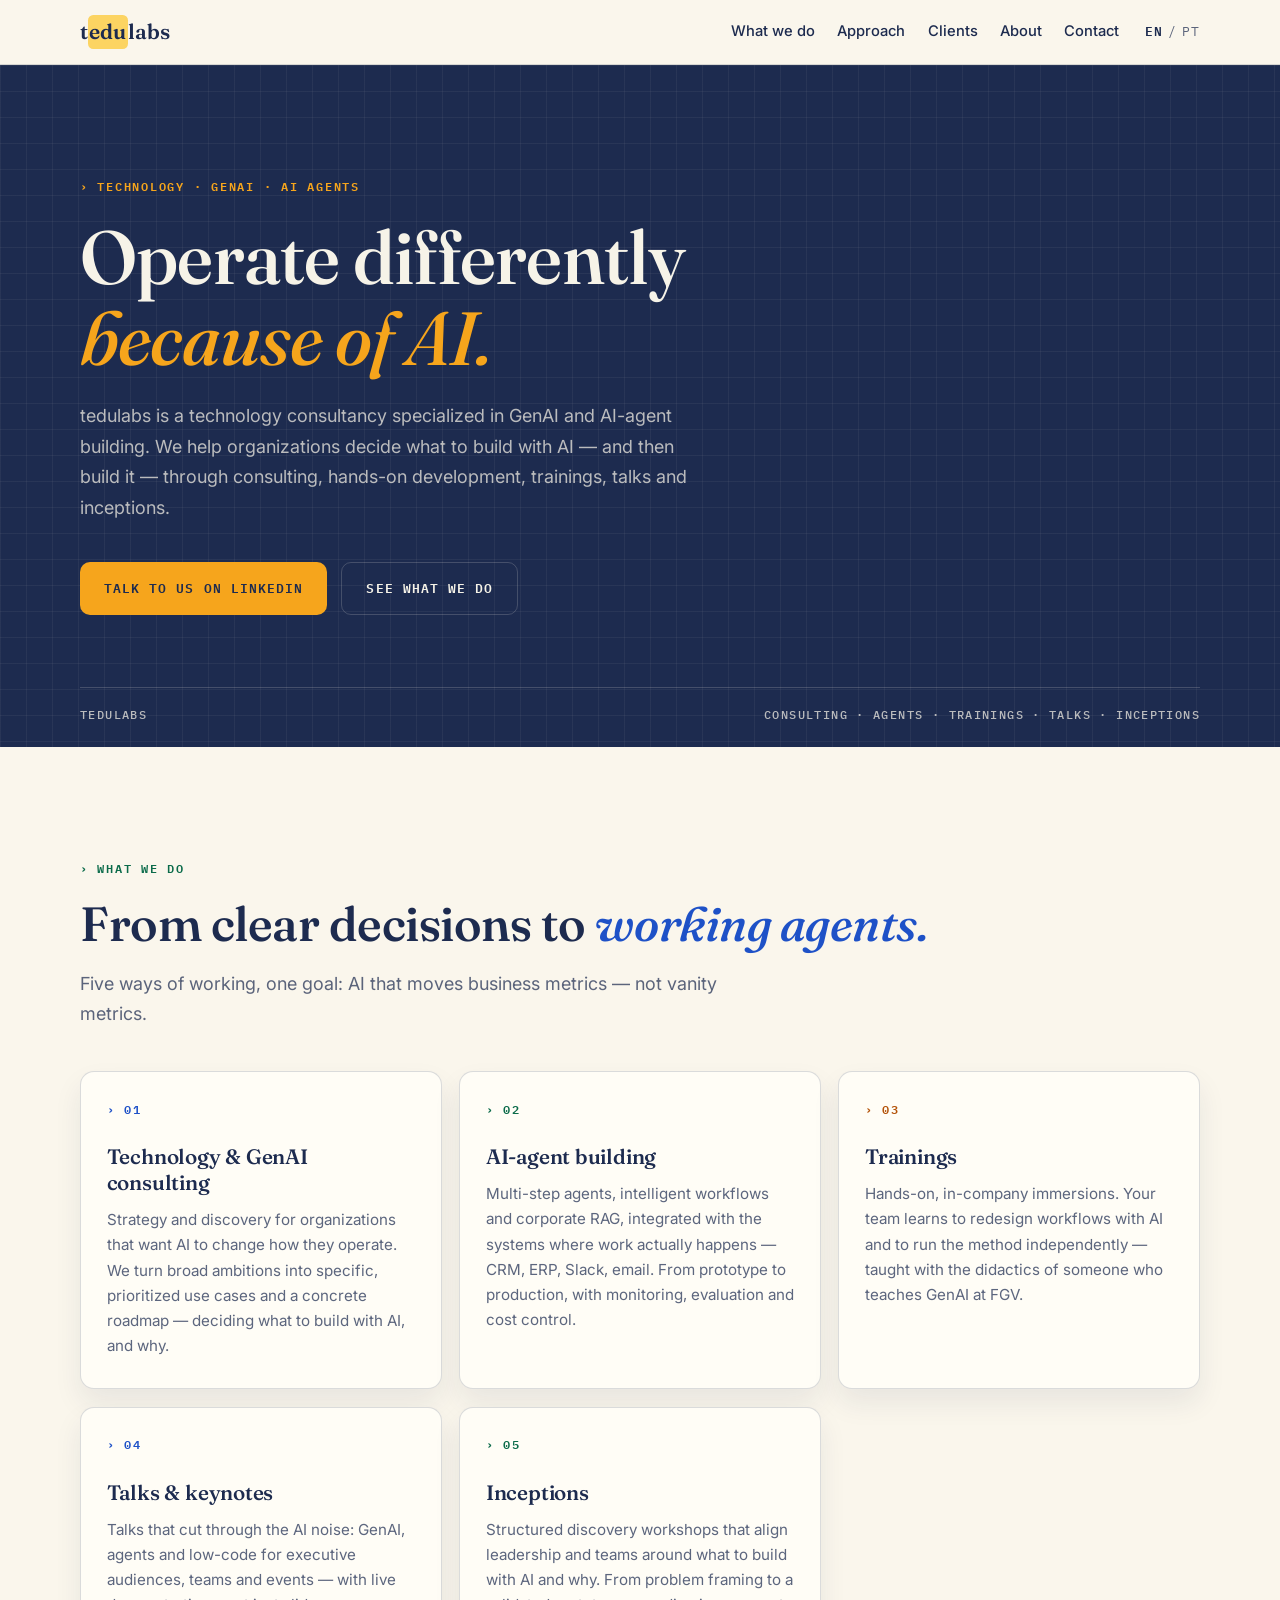
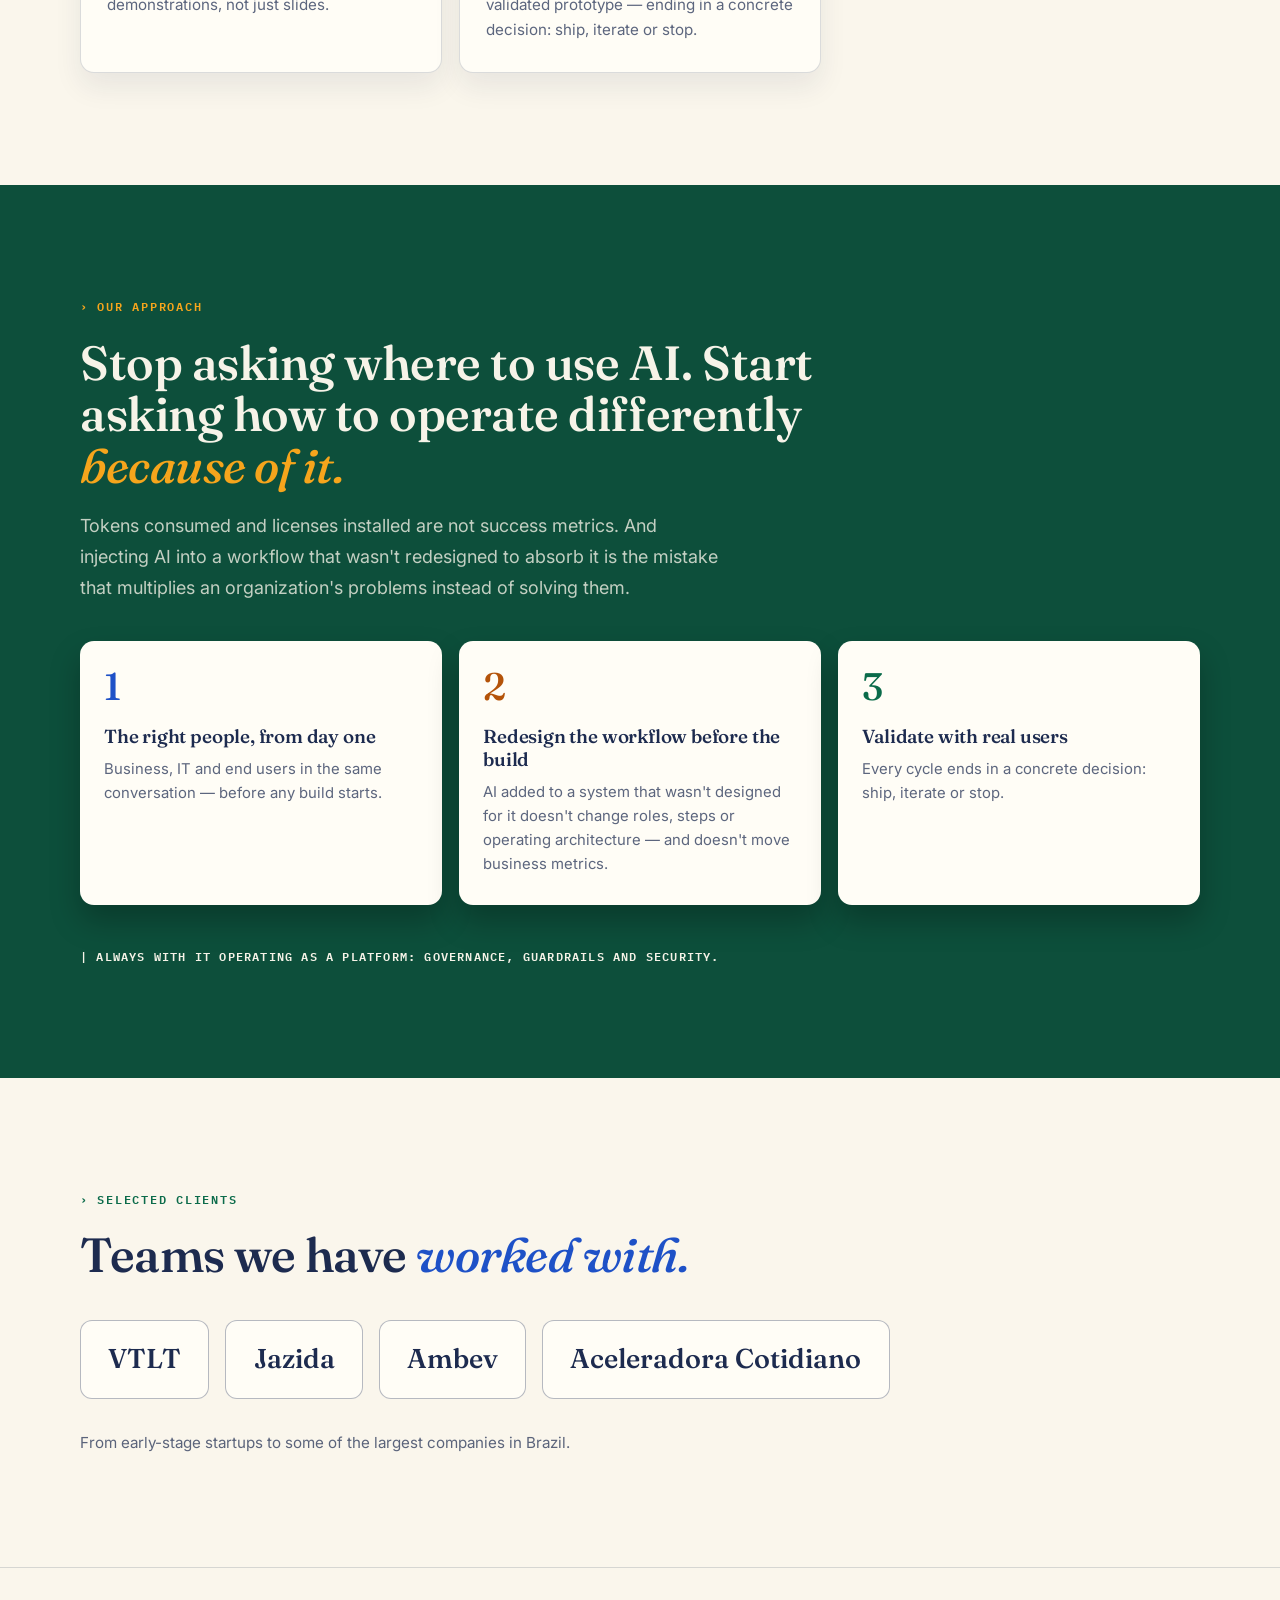
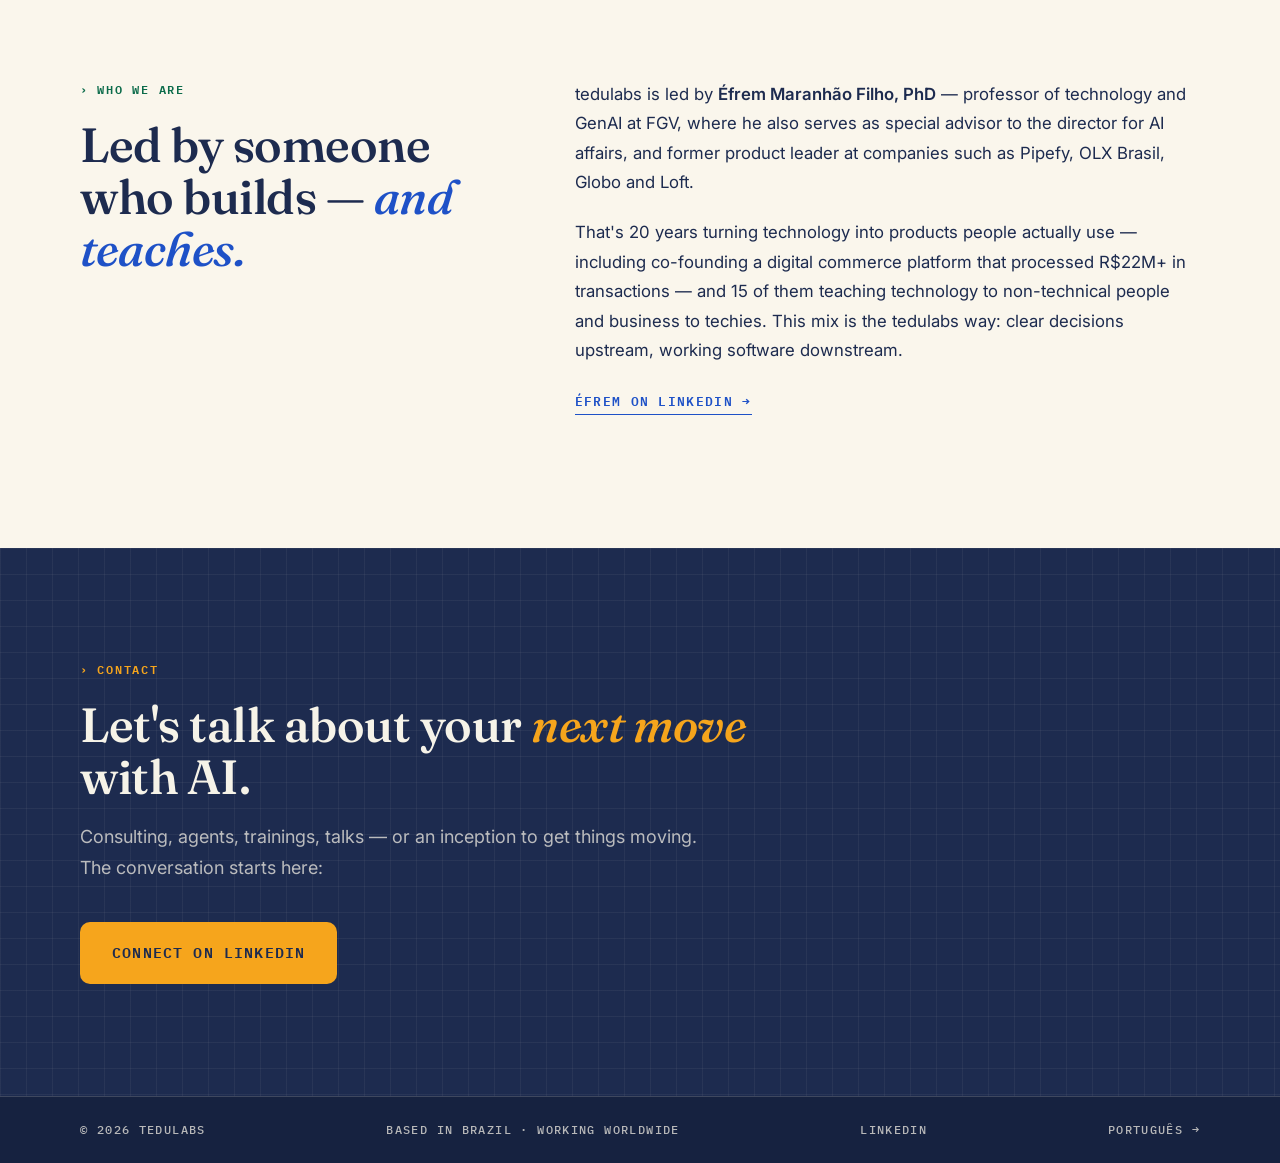
<file: index.html>
<!doctype html>
<html lang="en">
<head>
  <meta charset="utf-8">
  <meta name="viewport" content="width=device-width, initial-scale=1">
  <title>tedulabs — Technology, GenAI &amp; AI Agents</title>
  <meta name="description" content="tedulabs is a technology consultancy specialized in GenAI and AI-agent building — consulting, agent development, trainings, talks and inceptions. Based in Brazil, working worldwide.">
  <link rel="canonical" href="https://tedulabs.com/">
  <link rel="alternate" hreflang="en" href="https://tedulabs.com/">
  <link rel="alternate" hreflang="pt-BR" href="https://tedulabs.com/pt-br/">
  <link rel="alternate" hreflang="x-default" href="https://tedulabs.com/">
  <meta property="og:site_name" content="tedulabs">
  <meta property="og:title" content="tedulabs — Technology, GenAI &amp; AI Agents">
  <meta property="og:description" content="Consulting in technology and GenAI, AI-agent building, trainings, talks and inceptions.">
  <meta property="og:type" content="website">
  <meta property="og:url" content="https://tedulabs.com/">
  <meta property="og:locale" content="en_US">
  <meta property="og:locale:alternate" content="pt_BR">
  <meta name="twitter:card" content="summary">
  <link rel="icon" type="image/svg+xml" href="favicon.svg">
  <link rel="preconnect" href="https://fonts.googleapis.com">
  <link rel="preconnect" href="https://fonts.gstatic.com" crossorigin>
  <link href="https://fonts.googleapis.com/css2?family=Fraunces:ital,opsz,wght@0,9..144,300..700;1,9..144,300..700&family=IBM+Plex+Mono:wght@400;500;600&family=Inter:wght@400;500;600&display=swap" rel="stylesheet">
  <link rel="stylesheet" href="styles.css">
  <script type="application/ld+json">
  {
    "@context": "https://schema.org",
    "@type": "Organization",
    "name": "tedulabs",
    "url": "https://tedulabs.com/",
    "logo": "https://tedulabs.com/logo.svg",
    "description": "Technology consultancy specialized in GenAI and AI-agent building — consulting, trainings, talks and inceptions.",
    "founder": {
      "@type": "Person",
      "name": "Éfrem Maranhão Filho",
      "sameAs": "https://www.linkedin.com/in/efremfilho/"
    },
    "sameAs": ["https://www.linkedin.com/in/efremfilho/"],
    "areaServed": "Worldwide"
  }
  </script>
</head>
<body>

<header class="site-header">
  <div class="container header-inner">
    <a class="wordmark" href="#top">t<span class="wm-edu">edu</span>labs</a>
    <nav class="site-nav" aria-label="Sections">
      <a href="#services">What we do</a>
      <a href="#approach">Approach</a>
      <a href="#clients">Clients</a>
      <a href="#about">About</a>
      <a href="#contact">Contact</a>
    </nav>
    <div class="lang-switch" aria-label="Language">
      <span aria-current="true">EN</span><span class="sep">/</span><a href="pt-br/" hreflang="pt-BR" lang="pt-BR">PT</a>
    </div>
  </div>
</header>

<main id="top">

  <section class="section section--dark hero">
    <div class="container">
      <p class="kicker">› Technology · GenAI · AI agents</p>
      <h1>Operate differently <em>because of AI.</em></h1>
      <p class="lede">tedulabs is a technology consultancy specialized in GenAI and AI-agent building. We help organizations decide what to build with AI — and then build it — through consulting, hands-on development, trainings, talks and inceptions.</p>
      <div class="cta-row">
        <a class="btn btn--accent" href="https://www.linkedin.com/in/efremfilho/" target="_blank" rel="noopener">Talk to us on LinkedIn</a>
        <a class="btn btn--ghost" href="#services">See what we do</a>
      </div>
    </div>
    <div class="container hero-rule">
      <span class="mono">tedulabs</span>
      <span class="mono">Consulting · Agents · Trainings · Talks · Inceptions</span>
    </div>
  </section>

  <section id="services" class="section section--paper">
    <div class="container">
      <p class="kicker">› What we do</p>
      <h2>From clear decisions to <em>working agents.</em></h2>
      <p class="lede">Five ways of working, one goal: AI that moves business metrics — not vanity metrics.</p>
      <div class="cards">
        <article class="card">
          <p class="card-index">› 01</p>
          <h3>Technology &amp; GenAI consulting</h3>
          <p>Strategy and discovery for organizations that want AI to change how they operate. We turn broad ambitions into specific, prioritized use cases and a concrete roadmap — deciding what to build with AI, and why.</p>
        </article>
        <article class="card">
          <p class="card-index">› 02</p>
          <h3>AI-agent building</h3>
          <p>Multi-step agents, intelligent workflows and corporate RAG, integrated with the systems where work actually happens — CRM, ERP, Slack, email. From prototype to production, with monitoring, evaluation and cost control.</p>
        </article>
        <article class="card">
          <p class="card-index">› 03</p>
          <h3>Trainings</h3>
          <p>Hands-on, in-company immersions. Your team learns to redesign workflows with AI and to run the method independently — taught with the didactics of someone who teaches GenAI at FGV.</p>
        </article>
        <article class="card">
          <p class="card-index">› 04</p>
          <h3>Talks &amp; keynotes</h3>
          <p>Talks that cut through the AI noise: GenAI, agents and low-code for executive audiences, teams and events — with live demonstrations, not just slides.</p>
        </article>
        <article class="card">
          <p class="card-index">› 05</p>
          <h3>Inceptions</h3>
          <p>Structured discovery workshops that align leadership and teams around what to build with AI and why. From problem framing to a validated prototype — ending in a concrete decision: ship, iterate or stop.</p>
        </article>
      </div>
    </div>
  </section>

  <section id="approach" class="section section--board">
    <div class="container">
      <p class="kicker">› Our approach</p>
      <h2>Stop asking where to use AI. Start asking how to operate differently <em>because of it.</em></h2>
      <p class="lede">Tokens consumed and licenses installed are not success metrics. And injecting AI into a workflow that wasn't redesigned to absorb it is the mistake that multiplies an organization's problems instead of solving them.</p>
      <div class="steps">
        <article class="step">
          <p class="step-num">1</p>
          <h3>The right people, from day one</h3>
          <p>Business, IT and end users in the same conversation — before any build starts.</p>
        </article>
        <article class="step">
          <p class="step-num">2</p>
          <h3>Redesign the workflow before the build</h3>
          <p>AI added to a system that wasn't designed for it doesn't change roles, steps or operating architecture — and doesn't move business metrics.</p>
        </article>
        <article class="step">
          <p class="step-num">3</p>
          <h3>Validate with real users</h3>
          <p>Every cycle ends in a concrete decision: ship, iterate or stop.</p>
        </article>
      </div>
      <p class="note-mono">| Always with IT operating as a platform: governance, guardrails and security.</p>
    </div>
  </section>

  <section id="clients" class="section section--paper">
    <div class="container">
      <p class="kicker">› Selected clients</p>
      <h2>Teams we have <em>worked with.</em></h2>
      <ul class="client-wall">
        <li><a href="https://vtlt.app/" target="_blank" rel="noopener">VTLT</a></li>
        <li><a href="https://www.jazida.com/en/" target="_blank" rel="noopener">Jazida</a></li>
        <li><a href="https://ambev.com.br/" target="_blank" rel="noopener">Ambev</a></li>
        <li><a href="https://www.somoscamp.com.br/" target="_blank" rel="noopener">Aceleradora Cotidiano</a></li>
      </ul>
      <p class="muted">From early-stage startups to some of the largest companies in Brazil.</p>
    </div>
  </section>

  <section id="about" class="section section--paper section--bordered">
    <div class="container about-grid">
      <div>
        <p class="kicker">› Who we are</p>
        <h2>Led by someone who builds — <em>and teaches.</em></h2>
      </div>
      <div class="about-copy">
        <p>tedulabs is led by <strong>Éfrem Maranhão Filho, PhD</strong> — professor of technology and GenAI at FGV, where he also serves as special advisor to the director for AI affairs, and former product leader at companies such as Pipefy, OLX Brasil, Globo and Loft.</p>
        <p>That's 20 years turning technology into products people actually use — including co-founding a digital commerce platform that processed R$22M+ in transactions — and 15 of them teaching technology to non-technical people and business to techies. This mix is the tedulabs way: clear decisions upstream, working software downstream.</p>
        <p><a class="text-link" href="https://www.linkedin.com/in/efremfilho/" target="_blank" rel="noopener">Éfrem on LinkedIn →</a></p>
      </div>
    </div>
  </section>

  <section id="contact" class="section section--dark section--contact">
    <div class="container">
      <p class="kicker">› Contact</p>
      <h2>Let's talk about your <em>next move</em> with AI.</h2>
      <p class="lede">Consulting, agents, trainings, talks — or an inception to get things moving. The conversation starts here:</p>
      <a class="btn btn--accent btn--big" href="https://www.linkedin.com/in/efremfilho/" target="_blank" rel="noopener">Connect on LinkedIn</a>
    </div>
  </section>

</main>

<footer class="site-footer">
  <div class="container footer-inner">
    <span class="mono">© 2026 tedulabs</span>
    <span class="mono">Based in Brazil · Working worldwide</span>
    <a class="mono" href="https://www.linkedin.com/in/efremfilho/" target="_blank" rel="noopener">LinkedIn</a>
    <a class="mono" href="pt-br/" hreflang="pt-BR" lang="pt-BR">Português →</a>
  </div>
</footer>

</body>
</html>
</file>
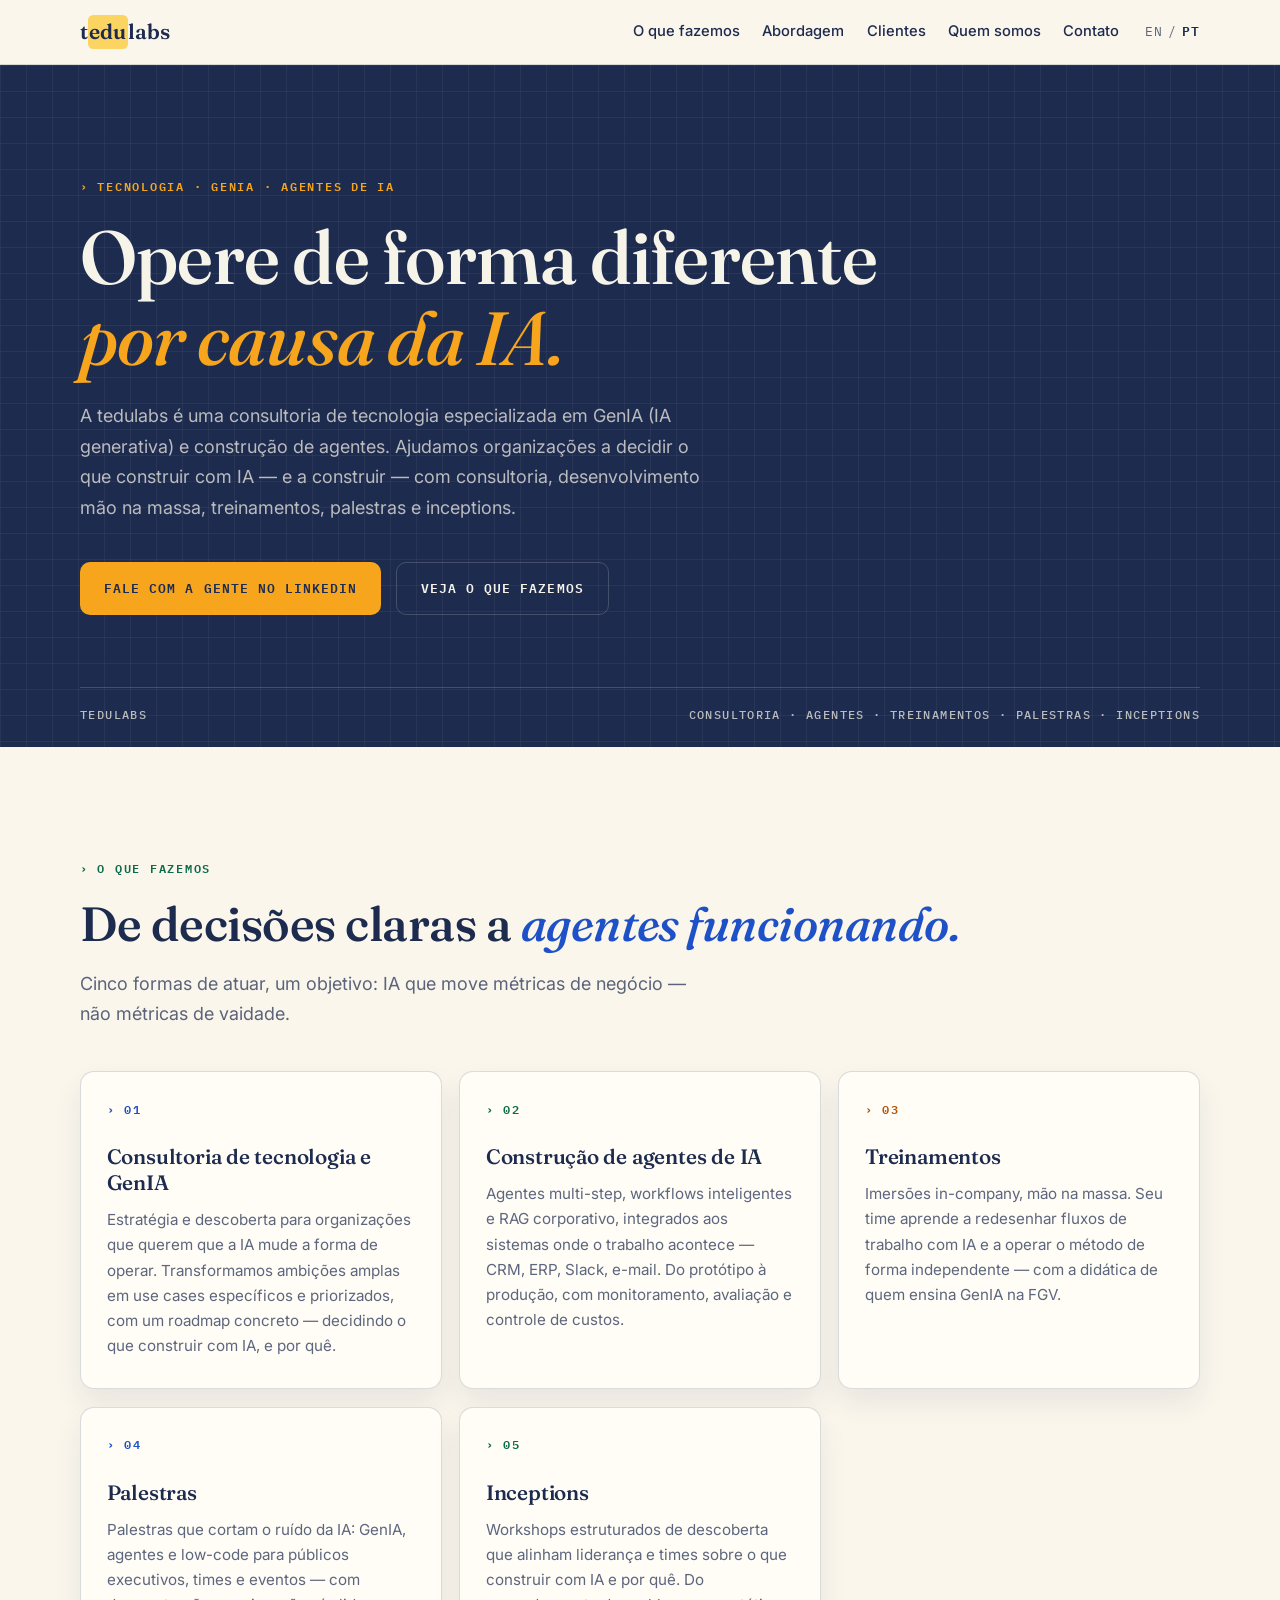
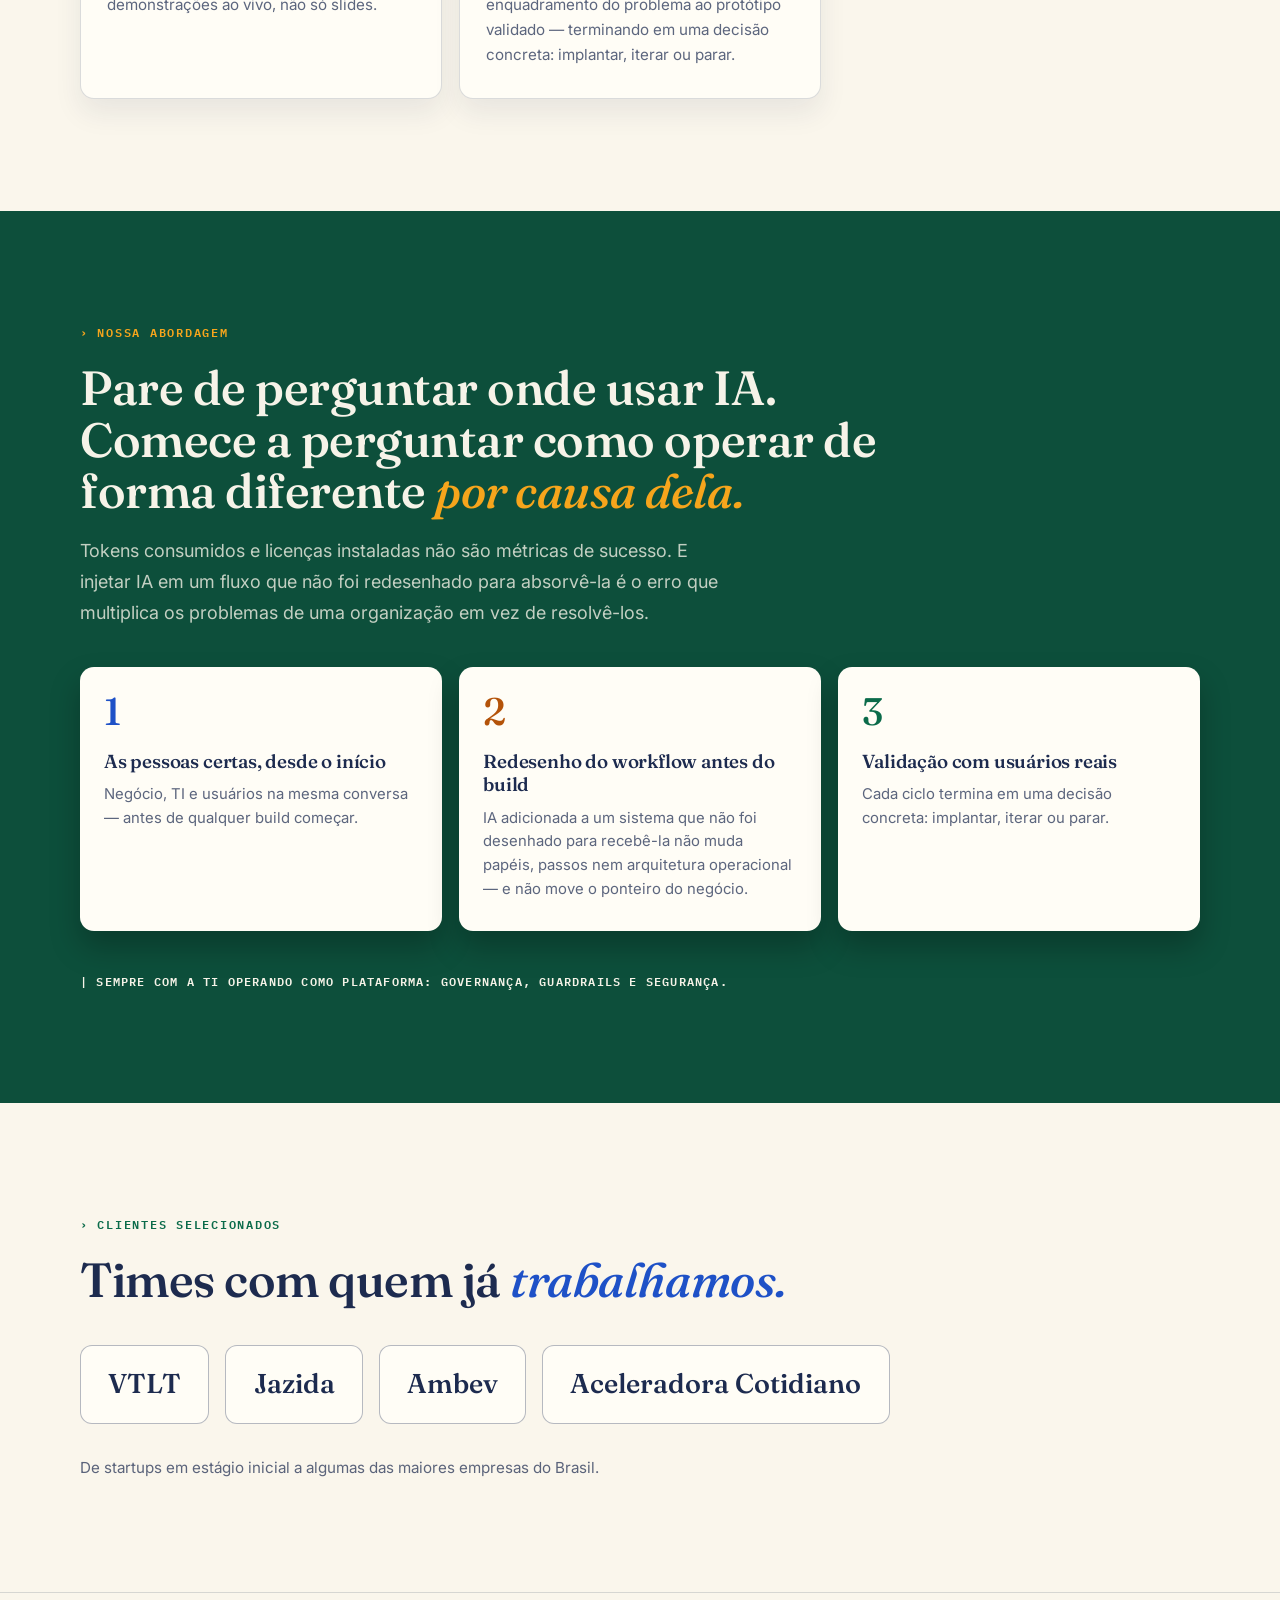
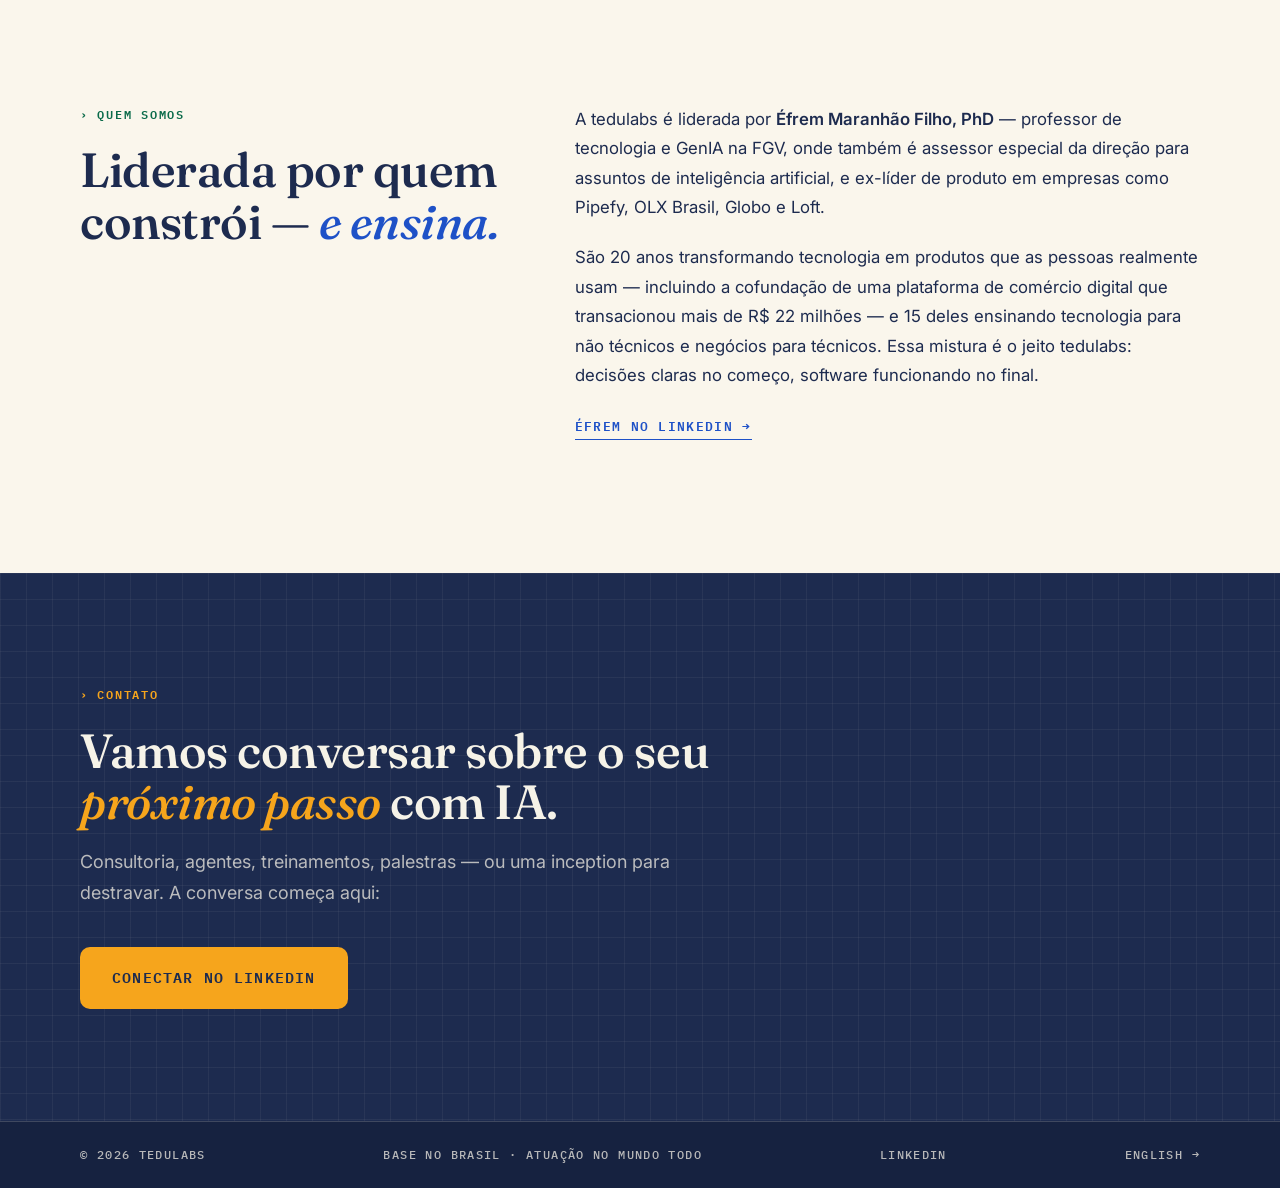
<file: pt-br/index.html>
<!doctype html>
<html lang="pt-BR">
<head>
  <meta charset="utf-8">
  <meta name="viewport" content="width=device-width, initial-scale=1">
  <title>tedulabs — Tecnologia, GenIA e Agentes de IA</title>
  <meta name="description" content="A tedulabs é uma consultoria de tecnologia especializada em GenIA e construção de agentes de IA — consultoria, desenvolvimento de agentes, treinamentos, palestras e inceptions.">
  <link rel="canonical" href="https://tedulabs.com/pt-br/">
  <link rel="alternate" hreflang="en" href="https://tedulabs.com/">
  <link rel="alternate" hreflang="pt-BR" href="https://tedulabs.com/pt-br/">
  <link rel="alternate" hreflang="x-default" href="https://tedulabs.com/">
  <meta property="og:site_name" content="tedulabs">
  <meta property="og:title" content="tedulabs — Tecnologia, GenIA e Agentes de IA">
  <meta property="og:description" content="Consultoria de tecnologia e GenIA, construção de agentes de IA, treinamentos, palestras e inceptions.">
  <meta property="og:type" content="website">
  <meta property="og:url" content="https://tedulabs.com/pt-br/">
  <meta property="og:locale" content="pt_BR">
  <meta property="og:locale:alternate" content="en_US">
  <meta name="twitter:card" content="summary">
  <link rel="icon" type="image/svg+xml" href="../favicon.svg">
  <link rel="preconnect" href="https://fonts.googleapis.com">
  <link rel="preconnect" href="https://fonts.gstatic.com" crossorigin>
  <link href="https://fonts.googleapis.com/css2?family=Fraunces:ital,opsz,wght@0,9..144,300..700;1,9..144,300..700&family=IBM+Plex+Mono:wght@400;500;600&family=Inter:wght@400;500;600&display=swap" rel="stylesheet">
  <link rel="stylesheet" href="../styles.css">
  <script type="application/ld+json">
  {
    "@context": "https://schema.org",
    "@type": "Organization",
    "name": "tedulabs",
    "url": "https://tedulabs.com/",
    "logo": "https://tedulabs.com/logo.svg",
    "description": "Consultoria de tecnologia especializada em GenIA e construção de agentes de IA — consultoria, treinamentos, palestras e inceptions.",
    "founder": {
      "@type": "Person",
      "name": "Éfrem Maranhão Filho",
      "sameAs": "https://www.linkedin.com/in/efremfilho/"
    },
    "sameAs": ["https://www.linkedin.com/in/efremfilho/"],
    "areaServed": "Worldwide"
  }
  </script>
</head>
<body>

<header class="site-header">
  <div class="container header-inner">
    <a class="wordmark" href="#top">t<span class="wm-edu">edu</span>labs</a>
    <nav class="site-nav" aria-label="Seções">
      <a href="#services">O que fazemos</a>
      <a href="#approach">Abordagem</a>
      <a href="#clients">Clientes</a>
      <a href="#about">Quem somos</a>
      <a href="#contact">Contato</a>
    </nav>
    <div class="lang-switch" aria-label="Idioma">
      <a href="../" hreflang="en" lang="en">EN</a><span class="sep">/</span><span aria-current="true">PT</span>
    </div>
  </div>
</header>

<main id="top">

  <section class="section section--dark hero">
    <div class="container">
      <p class="kicker">› Tecnologia · GenIA · Agentes de IA</p>
      <h1>Opere de forma diferente <em>por causa da IA.</em></h1>
      <p class="lede">A tedulabs é uma consultoria de tecnologia especializada em GenIA (IA generativa) e construção de agentes. Ajudamos organizações a decidir o que construir com IA — e a construir — com consultoria, desenvolvimento mão na massa, treinamentos, palestras e inceptions.</p>
      <div class="cta-row">
        <a class="btn btn--accent" href="https://www.linkedin.com/in/efremfilho/" target="_blank" rel="noopener">Fale com a gente no LinkedIn</a>
        <a class="btn btn--ghost" href="#services">Veja o que fazemos</a>
      </div>
    </div>
    <div class="container hero-rule">
      <span class="mono">tedulabs</span>
      <span class="mono">Consultoria · Agentes · Treinamentos · Palestras · Inceptions</span>
    </div>
  </section>

  <section id="services" class="section section--paper">
    <div class="container">
      <p class="kicker">› O que fazemos</p>
      <h2>De decisões claras a <em>agentes funcionando.</em></h2>
      <p class="lede">Cinco formas de atuar, um objetivo: IA que move métricas de negócio — não métricas de vaidade.</p>
      <div class="cards">
        <article class="card">
          <p class="card-index">› 01</p>
          <h3>Consultoria de tecnologia e GenIA</h3>
          <p>Estratégia e descoberta para organizações que querem que a IA mude a forma de operar. Transformamos ambições amplas em use cases específicos e priorizados, com um roadmap concreto — decidindo o que construir com IA, e por quê.</p>
        </article>
        <article class="card">
          <p class="card-index">› 02</p>
          <h3>Construção de agentes de IA</h3>
          <p>Agentes multi-step, workflows inteligentes e RAG corporativo, integrados aos sistemas onde o trabalho acontece — CRM, ERP, Slack, e-mail. Do protótipo à produção, com monitoramento, avaliação e controle de custos.</p>
        </article>
        <article class="card">
          <p class="card-index">› 03</p>
          <h3>Treinamentos</h3>
          <p>Imersões in-company, mão na massa. Seu time aprende a redesenhar fluxos de trabalho com IA e a operar o método de forma independente — com a didática de quem ensina GenIA na FGV.</p>
        </article>
        <article class="card">
          <p class="card-index">› 04</p>
          <h3>Palestras</h3>
          <p>Palestras que cortam o ruído da IA: GenIA, agentes e low-code para públicos executivos, times e eventos — com demonstrações ao vivo, não só slides.</p>
        </article>
        <article class="card">
          <p class="card-index">› 05</p>
          <h3>Inceptions</h3>
          <p>Workshops estruturados de descoberta que alinham liderança e times sobre o que construir com IA e por quê. Do enquadramento do problema ao protótipo validado — terminando em uma decisão concreta: implantar, iterar ou parar.</p>
        </article>
      </div>
    </div>
  </section>

  <section id="approach" class="section section--board">
    <div class="container">
      <p class="kicker">› Nossa abordagem</p>
      <h2>Pare de perguntar onde usar IA. Comece a perguntar como operar de forma diferente <em>por causa dela.</em></h2>
      <p class="lede">Tokens consumidos e licenças instaladas não são métricas de sucesso. E injetar IA em um fluxo que não foi redesenhado para absorvê-la é o erro que multiplica os problemas de uma organização em vez de resolvê-los.</p>
      <div class="steps">
        <article class="step">
          <p class="step-num">1</p>
          <h3>As pessoas certas, desde o início</h3>
          <p>Negócio, TI e usuários na mesma conversa — antes de qualquer build começar.</p>
        </article>
        <article class="step">
          <p class="step-num">2</p>
          <h3>Redesenho do workflow antes do build</h3>
          <p>IA adicionada a um sistema que não foi desenhado para recebê-la não muda papéis, passos nem arquitetura operacional — e não move o ponteiro do negócio.</p>
        </article>
        <article class="step">
          <p class="step-num">3</p>
          <h3>Validação com usuários reais</h3>
          <p>Cada ciclo termina em uma decisão concreta: implantar, iterar ou parar.</p>
        </article>
      </div>
      <p class="note-mono">| Sempre com a TI operando como plataforma: governança, guardrails e segurança.</p>
    </div>
  </section>

  <section id="clients" class="section section--paper">
    <div class="container">
      <p class="kicker">› Clientes selecionados</p>
      <h2>Times com quem já <em>trabalhamos.</em></h2>
      <ul class="client-wall">
        <li><a href="https://vtlt.app/" target="_blank" rel="noopener">VTLT</a></li>
        <li><a href="https://www.jazida.com/" target="_blank" rel="noopener">Jazida</a></li>
        <li><a href="https://ambev.com.br/" target="_blank" rel="noopener">Ambev</a></li>
        <li><a href="https://www.somoscamp.com.br/" target="_blank" rel="noopener">Aceleradora Cotidiano</a></li>
      </ul>
      <p class="muted">De startups em estágio inicial a algumas das maiores empresas do Brasil.</p>
    </div>
  </section>

  <section id="about" class="section section--paper section--bordered">
    <div class="container about-grid">
      <div>
        <p class="kicker">› Quem somos</p>
        <h2>Liderada por quem constrói — <em>e ensina.</em></h2>
      </div>
      <div class="about-copy">
        <p>A tedulabs é liderada por <strong>Éfrem Maranhão Filho, PhD</strong> — professor de tecnologia e GenIA na FGV, onde também é assessor especial da direção para assuntos de inteligência artificial, e ex-líder de produto em empresas como Pipefy, OLX Brasil, Globo e Loft.</p>
        <p>São 20 anos transformando tecnologia em produtos que as pessoas realmente usam — incluindo a cofundação de uma plataforma de comércio digital que transacionou mais de R$ 22 milhões — e 15 deles ensinando tecnologia para não técnicos e negócios para técnicos. Essa mistura é o jeito tedulabs: decisões claras no começo, software funcionando no final.</p>
        <p><a class="text-link" href="https://www.linkedin.com/in/efremfilho/" target="_blank" rel="noopener">Éfrem no LinkedIn →</a></p>
      </div>
    </div>
  </section>

  <section id="contact" class="section section--dark section--contact">
    <div class="container">
      <p class="kicker">› Contato</p>
      <h2>Vamos conversar sobre o seu <em>próximo passo</em> com IA.</h2>
      <p class="lede">Consultoria, agentes, treinamentos, palestras — ou uma inception para destravar. A conversa começa aqui:</p>
      <a class="btn btn--accent btn--big" href="https://www.linkedin.com/in/efremfilho/" target="_blank" rel="noopener">Conectar no LinkedIn</a>
    </div>
  </section>

</main>

<footer class="site-footer">
  <div class="container footer-inner">
    <span class="mono">© 2026 tedulabs</span>
    <span class="mono">Base no Brasil · Atuação no mundo todo</span>
    <a class="mono" href="https://www.linkedin.com/in/efremfilho/" target="_blank" rel="noopener">LinkedIn</a>
    <a class="mono" href="../" hreflang="en" lang="en">English →</a>
  </div>
</footer>

</body>
</html>
</file>
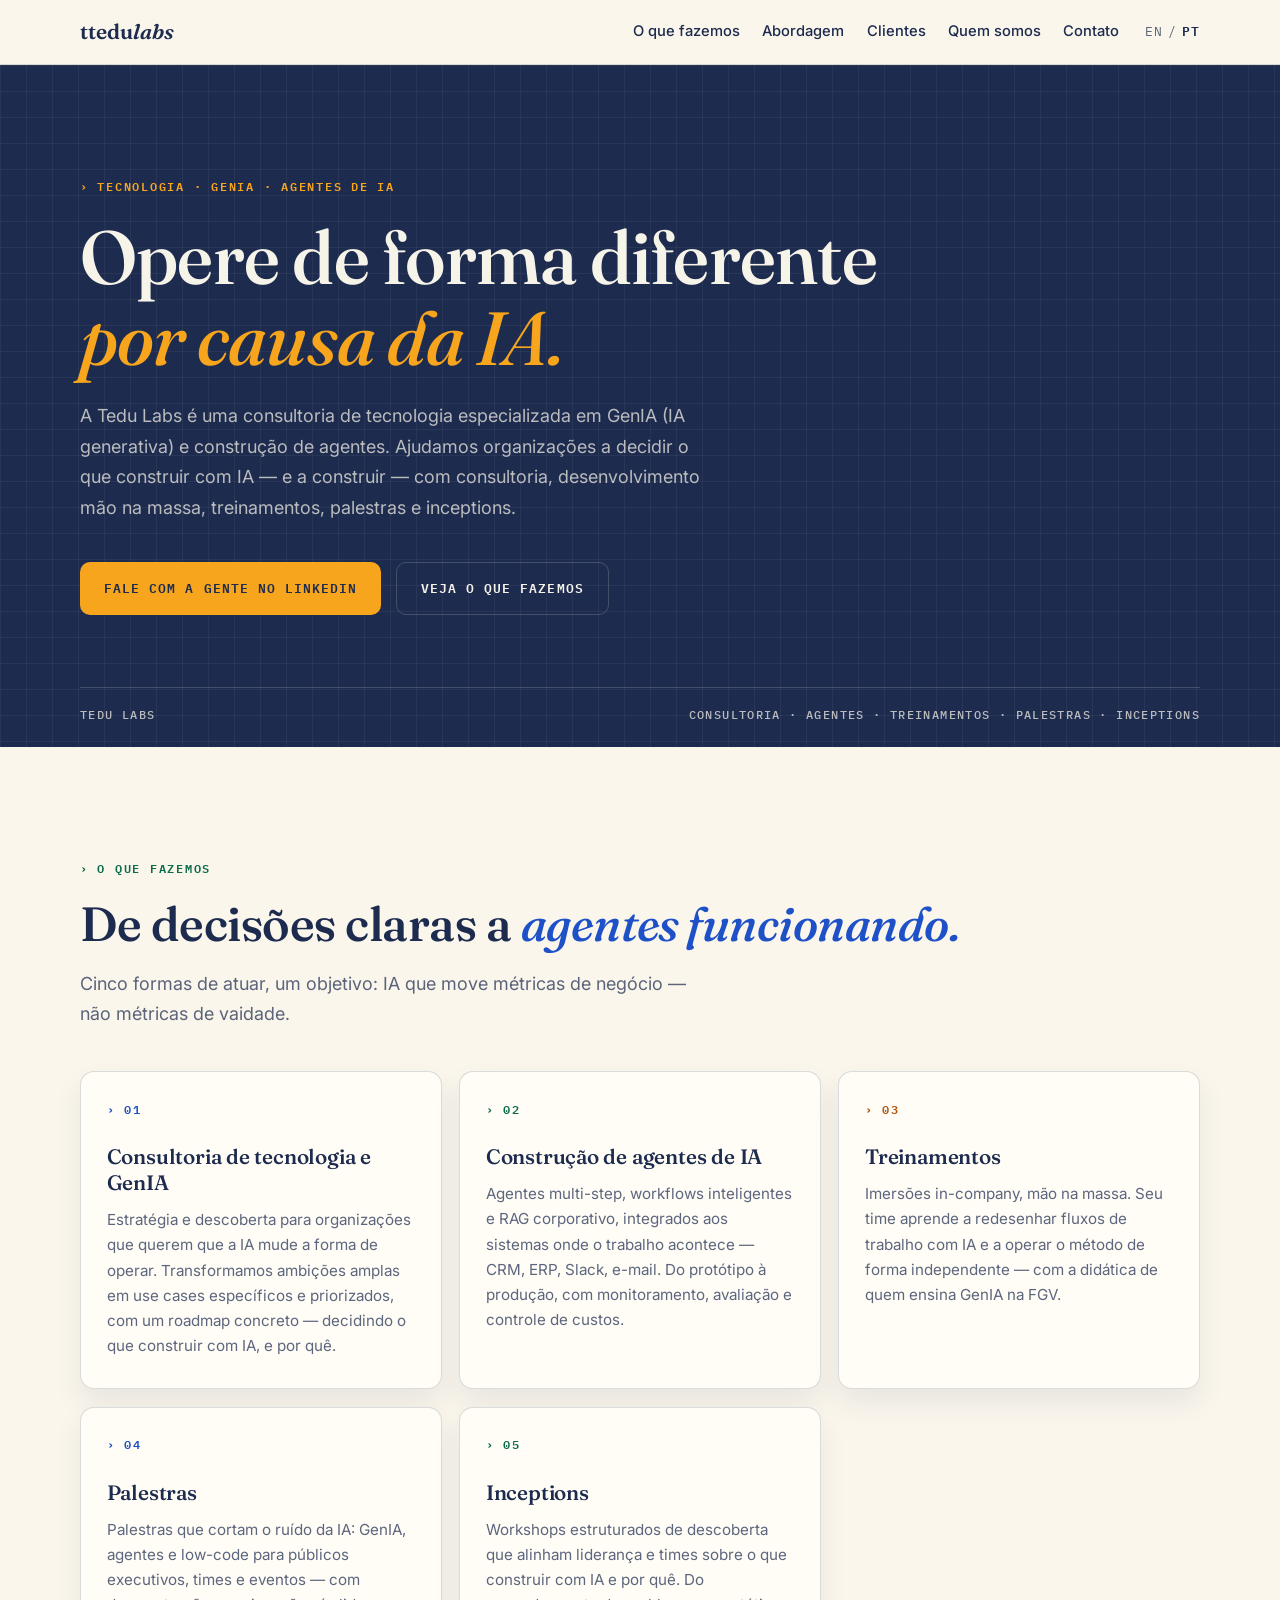
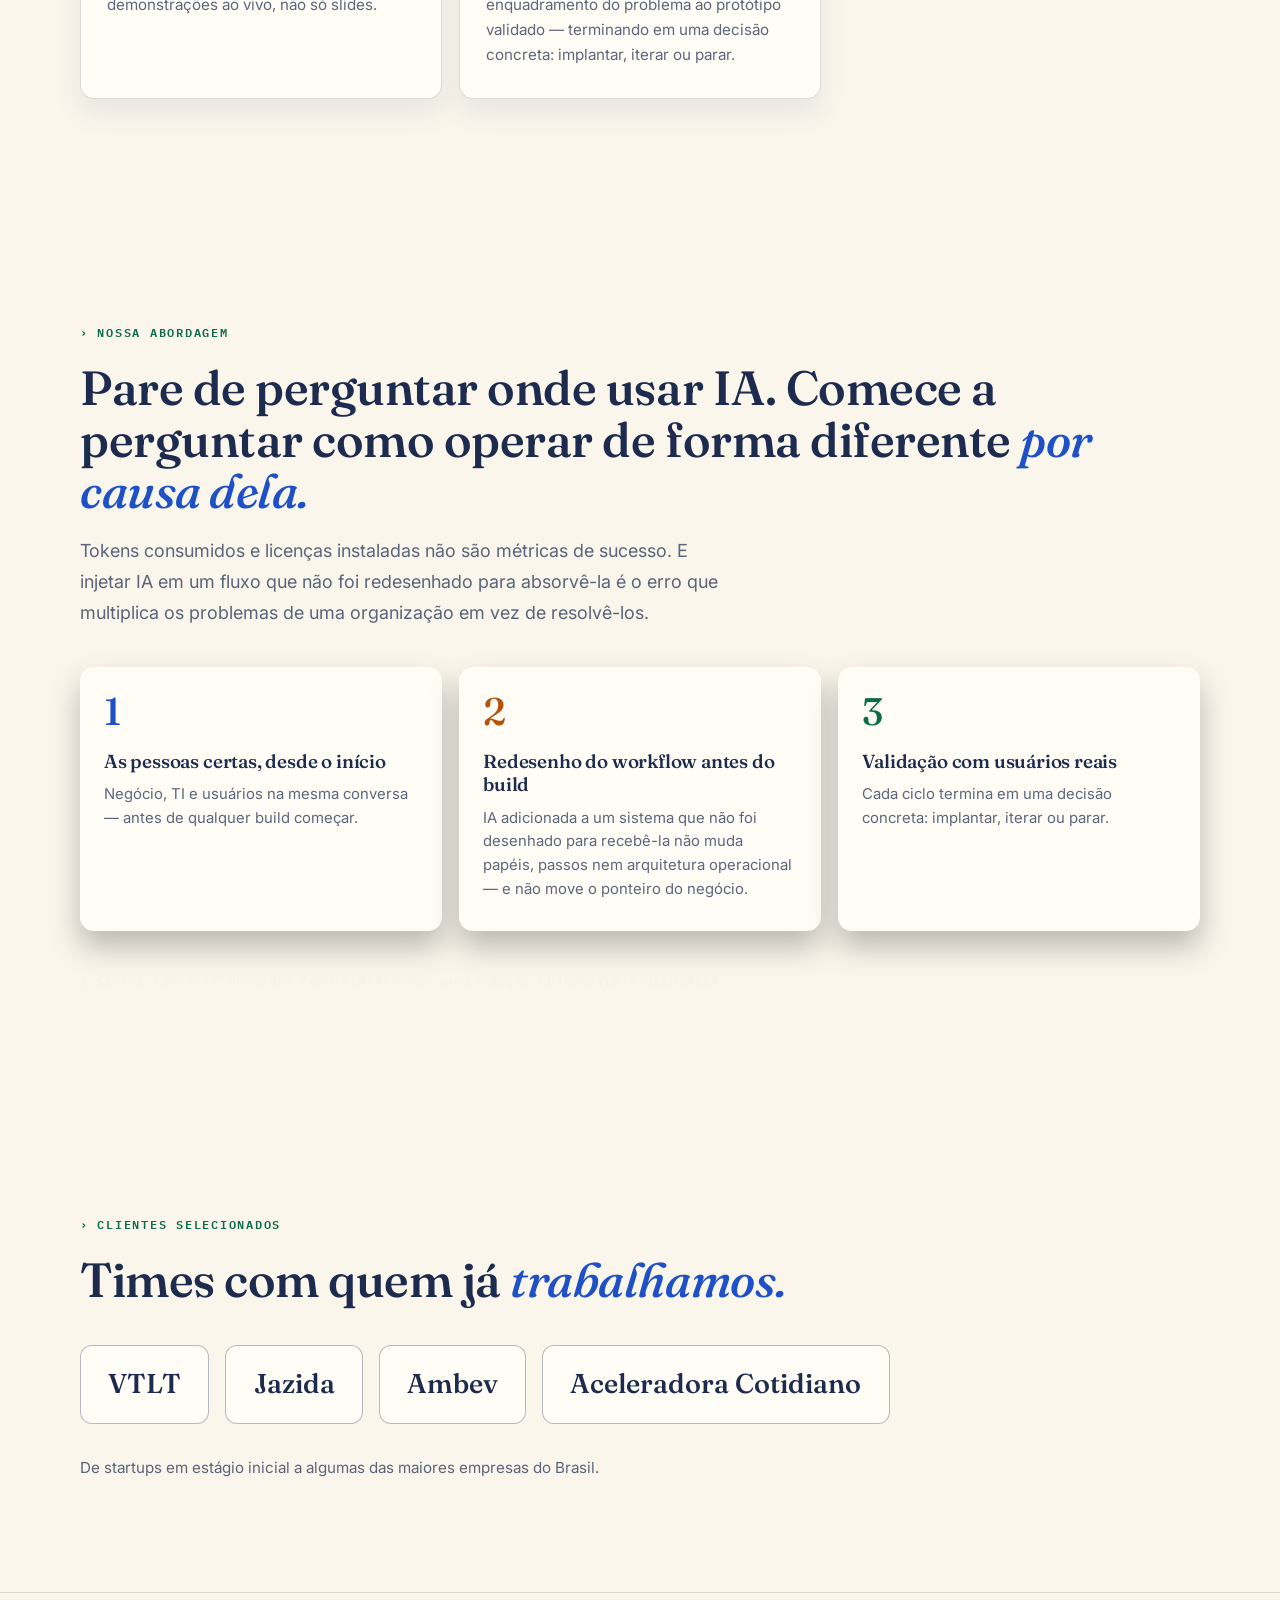
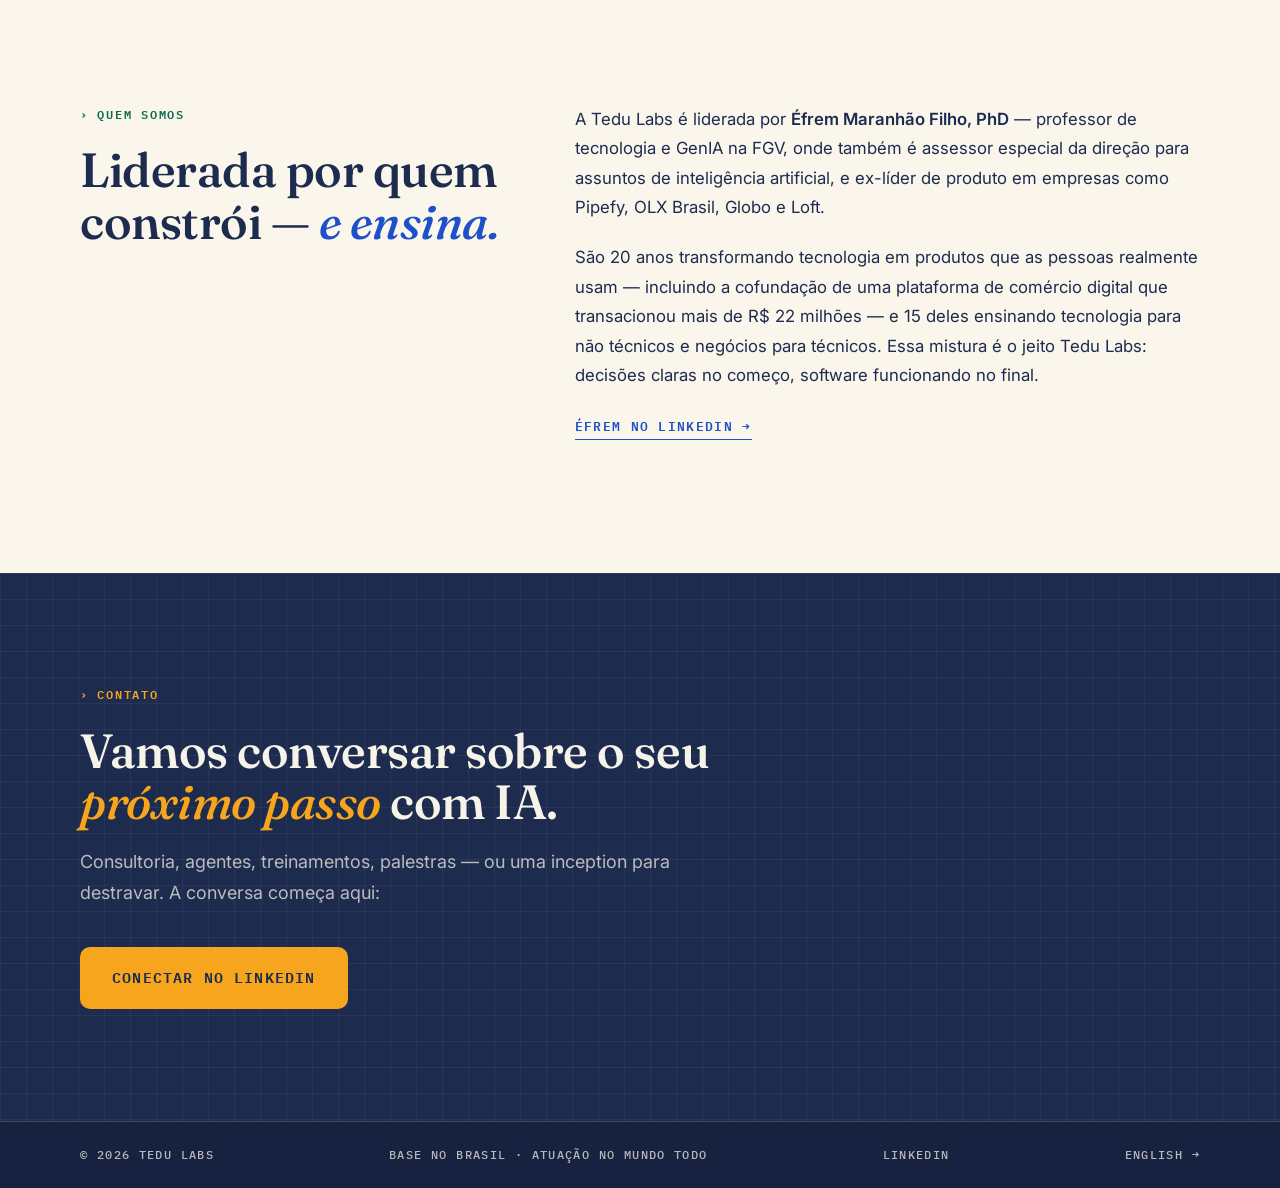
<file: pt/index.html>
<!doctype html>
<html lang="pt-BR">
<head>
  <meta charset="utf-8">
  <meta name="viewport" content="width=device-width, initial-scale=1">
  <title>Tedu Labs — Tecnologia, GenIA e Agentes de IA</title>
  <meta name="description" content="A Tedu Labs é uma consultoria de tecnologia especializada em GenIA e construção de agentes de IA — consultoria, desenvolvimento de agentes, treinamentos, palestras e inceptions.">
  <link rel="canonical" href="https://tedulabs.com/pt/">
  <link rel="alternate" hreflang="en" href="https://tedulabs.com/">
  <link rel="alternate" hreflang="pt-BR" href="https://tedulabs.com/pt/">
  <link rel="alternate" hreflang="x-default" href="https://tedulabs.com/">
  <meta property="og:title" content="Tedu Labs — Tecnologia, GenIA e Agentes de IA">
  <meta property="og:description" content="Consultoria de tecnologia e GenIA, construção de agentes de IA, treinamentos, palestras e inceptions.">
  <meta property="og:type" content="website">
  <meta property="og:url" content="https://tedulabs.com/pt/">
  <meta property="og:locale" content="pt_BR">
  <meta property="og:locale:alternate" content="en_US">
  <meta name="twitter:card" content="summary">
  <link rel="icon" type="image/svg+xml" href="../favicon.svg">
  <link rel="preconnect" href="https://fonts.googleapis.com">
  <link rel="preconnect" href="https://fonts.gstatic.com" crossorigin>
  <link href="https://fonts.googleapis.com/css2?family=Fraunces:ital,opsz,wght@0,9..144,300..700;1,9..144,300..700&family=IBM+Plex+Mono:wght@400;500;600&family=Inter:wght@400;500;600&display=swap" rel="stylesheet">
  <link rel="stylesheet" href="../styles.css">
  <script type="application/ld+json">
  {
    "@context": "https://schema.org",
    "@type": "Organization",
    "name": "Tedu Labs",
    "url": "https://tedulabs.com/",
    "description": "Consultoria de tecnologia especializada em GenIA e construção de agentes de IA — consultoria, treinamentos, palestras e inceptions.",
    "founder": {
      "@type": "Person",
      "name": "Éfrem Maranhão Filho",
      "sameAs": "https://www.linkedin.com/in/efremfilho/"
    },
    "sameAs": ["https://www.linkedin.com/in/efremfilho/"],
    "areaServed": "Worldwide"
  }
  </script>
</head>
<body>

<header class="site-header">
  <div class="container header-inner">
    <a class="wordmark" href="#top"><span class="badge">t</span>tedu<em>labs</em></a>
    <nav class="site-nav" aria-label="Seções">
      <a href="#services">O que fazemos</a>
      <a href="#approach">Abordagem</a>
      <a href="#clients">Clientes</a>
      <a href="#about">Quem somos</a>
      <a href="#contact">Contato</a>
    </nav>
    <div class="lang-switch" aria-label="Idioma">
      <a href="../" hreflang="en" lang="en">EN</a><span class="sep">/</span><span aria-current="true">PT</span>
    </div>
  </div>
</header>

<main id="top">

  <section class="section section--dark hero">
    <div class="container">
      <p class="kicker">› Tecnologia · GenIA · Agentes de IA</p>
      <h1>Opere de forma diferente <em>por causa da IA.</em></h1>
      <p class="lede">A Tedu Labs é uma consultoria de tecnologia especializada em GenIA (IA generativa) e construção de agentes. Ajudamos organizações a decidir o que construir com IA — e a construir — com consultoria, desenvolvimento mão na massa, treinamentos, palestras e inceptions.</p>
      <div class="cta-row">
        <a class="btn btn--accent" href="https://www.linkedin.com/in/efremfilho/" target="_blank" rel="noopener">Fale com a gente no LinkedIn</a>
        <a class="btn btn--ghost" href="#services">Veja o que fazemos</a>
      </div>
    </div>
    <div class="container hero-rule">
      <span class="mono">Tedu Labs</span>
      <span class="mono">Consultoria · Agentes · Treinamentos · Palestras · Inceptions</span>
    </div>
  </section>

  <section id="services" class="section section--paper">
    <div class="container">
      <p class="kicker">› O que fazemos</p>
      <h2>De decisões claras a <em>agentes funcionando.</em></h2>
      <p class="lede">Cinco formas de atuar, um objetivo: IA que move métricas de negócio — não métricas de vaidade.</p>
      <div class="cards">
        <article class="card">
          <p class="card-index">› 01</p>
          <h3>Consultoria de tecnologia e GenIA</h3>
          <p>Estratégia e descoberta para organizações que querem que a IA mude a forma de operar. Transformamos ambições amplas em use cases específicos e priorizados, com um roadmap concreto — decidindo o que construir com IA, e por quê.</p>
        </article>
        <article class="card">
          <p class="card-index">› 02</p>
          <h3>Construção de agentes de IA</h3>
          <p>Agentes multi-step, workflows inteligentes e RAG corporativo, integrados aos sistemas onde o trabalho acontece — CRM, ERP, Slack, e-mail. Do protótipo à produção, com monitoramento, avaliação e controle de custos.</p>
        </article>
        <article class="card">
          <p class="card-index">› 03</p>
          <h3>Treinamentos</h3>
          <p>Imersões in-company, mão na massa. Seu time aprende a redesenhar fluxos de trabalho com IA e a operar o método de forma independente — com a didática de quem ensina GenIA na FGV.</p>
        </article>
        <article class="card">
          <p class="card-index">› 04</p>
          <h3>Palestras</h3>
          <p>Palestras que cortam o ruído da IA: GenIA, agentes e low-code para públicos executivos, times e eventos — com demonstrações ao vivo, não só slides.</p>
        </article>
        <article class="card">
          <p class="card-index">› 05</p>
          <h3>Inceptions</h3>
          <p>Workshops estruturados de descoberta que alinham liderança e times sobre o que construir com IA e por quê. Do enquadramento do problema ao protótipo validado — terminando em uma decisão concreta: implantar, iterar ou parar.</p>
        </article>
      </div>
    </div>
  </section>

  <section id="approach" class="section section--accent">
    <div class="container">
      <p class="kicker">› Nossa abordagem</p>
      <h2>Pare de perguntar onde usar IA. Comece a perguntar como operar de forma diferente <em>por causa dela.</em></h2>
      <p class="lede">Tokens consumidos e licenças instaladas não são métricas de sucesso. E injetar IA em um fluxo que não foi redesenhado para absorvê-la é o erro que multiplica os problemas de uma organização em vez de resolvê-los.</p>
      <div class="steps">
        <article class="step">
          <p class="step-num">1</p>
          <h3>As pessoas certas, desde o início</h3>
          <p>Negócio, TI e usuários na mesma conversa — antes de qualquer build começar.</p>
        </article>
        <article class="step">
          <p class="step-num">2</p>
          <h3>Redesenho do workflow antes do build</h3>
          <p>IA adicionada a um sistema que não foi desenhado para recebê-la não muda papéis, passos nem arquitetura operacional — e não move o ponteiro do negócio.</p>
        </article>
        <article class="step">
          <p class="step-num">3</p>
          <h3>Validação com usuários reais</h3>
          <p>Cada ciclo termina em uma decisão concreta: implantar, iterar ou parar.</p>
        </article>
      </div>
      <p class="note-mono">| Sempre com a TI operando como plataforma: governança, guardrails e segurança.</p>
    </div>
  </section>

  <section id="clients" class="section section--paper">
    <div class="container">
      <p class="kicker">› Clientes selecionados</p>
      <h2>Times com quem já <em>trabalhamos.</em></h2>
      <ul class="client-wall">
        <li><a href="https://vtlt.app/" target="_blank" rel="noopener">VTLT</a></li>
        <li><a href="https://www.jazida.com/" target="_blank" rel="noopener">Jazida</a></li>
        <li><a href="https://ambev.com.br/" target="_blank" rel="noopener">Ambev</a></li>
        <li><a href="https://www.somoscamp.com.br/" target="_blank" rel="noopener">Aceleradora Cotidiano</a></li>
      </ul>
      <p class="muted">De startups em estágio inicial a algumas das maiores empresas do Brasil.</p>
    </div>
  </section>

  <section id="about" class="section section--paper section--bordered">
    <div class="container about-grid">
      <div>
        <p class="kicker">› Quem somos</p>
        <h2>Liderada por quem constrói — <em>e ensina.</em></h2>
      </div>
      <div class="about-copy">
        <p>A Tedu Labs é liderada por <strong>Éfrem Maranhão Filho, PhD</strong> — professor de tecnologia e GenIA na FGV, onde também é assessor especial da direção para assuntos de inteligência artificial, e ex-líder de produto em empresas como Pipefy, OLX Brasil, Globo e Loft.</p>
        <p>São 20 anos transformando tecnologia em produtos que as pessoas realmente usam — incluindo a cofundação de uma plataforma de comércio digital que transacionou mais de R$ 22 milhões — e 15 deles ensinando tecnologia para não técnicos e negócios para técnicos. Essa mistura é o jeito Tedu Labs: decisões claras no começo, software funcionando no final.</p>
        <p><a class="text-link" href="https://www.linkedin.com/in/efremfilho/" target="_blank" rel="noopener">Éfrem no LinkedIn →</a></p>
      </div>
    </div>
  </section>

  <section id="contact" class="section section--dark section--contact">
    <div class="container">
      <p class="kicker">› Contato</p>
      <h2>Vamos conversar sobre o seu <em>próximo passo</em> com IA.</h2>
      <p class="lede">Consultoria, agentes, treinamentos, palestras — ou uma inception para destravar. A conversa começa aqui:</p>
      <a class="btn btn--accent btn--big" href="https://www.linkedin.com/in/efremfilho/" target="_blank" rel="noopener">Conectar no LinkedIn</a>
    </div>
  </section>

</main>

<footer class="site-footer">
  <div class="container footer-inner">
    <span class="mono">© 2026 Tedu Labs</span>
    <span class="mono">Base no Brasil · Atuação no mundo todo</span>
    <a class="mono" href="https://www.linkedin.com/in/efremfilho/" target="_blank" rel="noopener">LinkedIn</a>
    <a class="mono" href="../" hreflang="en" lang="en">English →</a>
  </div>
</footer>

</body>
</html>
</file>
<file: styles.css>
/* ── tedulabs · tedulabs.com ──────────────────────────────────────────────
   Palette: t = technology (ink blue) · edu = education (pencil amber,
   highlighter, chalkboard green) · labs = experiments (flask green).     */

:root {
  --ink: #1d2b4f;            /* deep ink-blue: pen on paper */
  --ink-2: #162240;
  --paper: #faf6ec;          /* warm notebook paper */
  --card: #fffdf6;           /* index card */
  --chalk: #f6f3e8;          /* chalk on board */
  --blue: #2f6df6;           /* technology */
  --blue-down: #1e51c7;
  --amber: #f6a51c;          /* pencil / highlighter — education */
  --amber-soft: #fcd462;
  --amber-down: #b45309;
  --green: #0f8f63;          /* flask — experiments */
  --green-down: #0b6b4a;
  --board: #0d4f3b;          /* chalkboard green */
  --muted-on-dark: rgba(246, 243, 232, 0.72);
  --muted-on-paper: rgba(29, 43, 79, 0.72);
  --line-on-dark: rgba(246, 243, 232, 0.18);
  --line-on-paper: rgba(29, 43, 79, 0.16);
  --serif: "Fraunces", Georgia, "Times New Roman", serif;
  --sans: "Inter", system-ui, -apple-system, "Segoe UI", sans-serif;
  --mono: "IBM Plex Mono", ui-monospace, "SF Mono", Menlo, monospace;
}

* { box-sizing: border-box; }

html { scroll-behavior: smooth; }

body {
  margin: 0;
  font-family: var(--sans);
  font-size: 16px;
  line-height: 1.6;
  background: var(--paper);
  color: var(--ink);
  -webkit-font-smoothing: antialiased;
}

::selection { background: var(--amber-soft); color: var(--ink); }

a:focus-visible,
button:focus-visible {
  outline: 2px solid var(--blue);
  outline-offset: 3px;
}

.container { width: min(1120px, 92vw); margin-inline: auto; }

/* ── Type ──────────────────────────────────────────────────────────────── */

h1, h2, h3 {
  font-family: var(--serif);
  font-weight: 550;
  line-height: 1.08;
  letter-spacing: -0.01em;
  margin: 0;
}

h1 { font-size: clamp(2.7rem, 6.4vw, 4.7rem); }
h2 { font-size: clamp(1.9rem, 4.2vw, 3rem); margin: 0.6rem 0 1.2rem; }
h3 { font-size: 1.3rem; line-height: 1.25; }

h1 em, h2 em {
  font-style: italic;
  font-weight: 500;
  color: var(--blue-down);
}

.section--dark h1 em,
.section--dark h2 em,
.section--board h2 em { color: var(--amber); }

.kicker {
  font-family: var(--mono);
  font-size: 0.78rem;
  font-weight: 600;
  letter-spacing: 0.14em;
  text-transform: uppercase;
  color: var(--green-down);
  margin: 0 0 1.2rem;
}

.section--dark .kicker,
.section--board .kicker { color: var(--amber); }

.lede {
  font-size: 1.125rem;
  line-height: 1.7;
  max-width: 58ch;
  color: var(--muted-on-paper);
  margin: 0 0 2.4rem;
}

.section--dark .lede { color: var(--muted-on-dark); }
.section--board .lede { color: rgba(246, 243, 232, 0.78); }

.muted {
  color: var(--muted-on-paper);
  font-size: 0.95rem;
  margin: 2rem 0 0;
}

.mono {
  font-family: var(--mono);
  font-size: 0.72rem;
  font-weight: 500;
  letter-spacing: 0.12em;
  text-transform: uppercase;
}

/* ── Header ────────────────────────────────────────────────────────────── */

.site-header {
  position: sticky;
  top: 0;
  z-index: 50;
  background: var(--paper);
  border-bottom: 1px solid var(--line-on-paper);
}

.header-inner {
  display: flex;
  align-items: center;
  gap: 1.6rem;
  min-height: 64px;
}

.wordmark {
  display: inline-flex;
  align-items: center;
  font-family: var(--serif);
  font-size: 1.32rem;
  font-weight: 600;
  color: var(--ink);
  text-decoration: none;
  white-space: nowrap;
}

.wm-edu {
  color: var(--ink);
  background: var(--amber-soft);
  border-radius: 0.25em;
  padding: 0 0.07em;
}

.site-nav {
  display: flex;
  gap: 1.4rem;
  margin-left: auto;
}

.site-nav a {
  font-size: 0.92rem;
  font-weight: 500;
  color: var(--ink);
  text-decoration: none;
}

.site-nav a:hover { color: var(--blue-down); }

.lang-switch {
  font-family: var(--mono);
  font-size: 0.8rem;
  letter-spacing: 0.06em;
  white-space: nowrap;
}

.lang-switch [aria-current] { font-weight: 600; color: var(--ink); }

.lang-switch a {
  color: var(--muted-on-paper);
  text-decoration: none;
}

.lang-switch a:hover { color: var(--blue-down); }

.lang-switch .sep { color: var(--muted-on-paper); padding: 0 0.35rem; }

/* ── Sections ──────────────────────────────────────────────────────────── */

.section { padding: clamp(4.5rem, 9vw, 7rem) 0; }

.section[id] { scroll-margin-top: 84px; }

.section--paper { background: var(--paper); color: var(--ink); }

/* ink-blue board with faint graph-paper grid */
.section--dark {
  background-color: var(--ink);
  background-image:
    linear-gradient(rgba(246, 243, 232, 0.05) 1px, transparent 1px),
    linear-gradient(90deg, rgba(246, 243, 232, 0.05) 1px, transparent 1px);
  background-size: 26px 26px;
  color: var(--chalk);
}

/* chalkboard green */
.section--board { background: var(--board); color: var(--chalk); }

.section--bordered { border-top: 1px solid var(--line-on-paper); }

/* ── Hero ──────────────────────────────────────────────────────────────── */

.hero { padding-bottom: 0; }

.hero h1 { max-width: 17ch; margin: 0 0 1.4rem; }

.cta-row {
  display: flex;
  flex-wrap: wrap;
  gap: 0.9rem;
  margin-bottom: 4.5rem;
}

.hero-rule {
  display: flex;
  flex-wrap: wrap;
  justify-content: space-between;
  gap: 0.5rem 1.5rem;
  border-top: 1px solid var(--line-on-dark);
  padding: 1.1rem 0 1.4rem;
  color: var(--muted-on-dark);
}

/* ── Buttons ───────────────────────────────────────────────────────────── */

.btn {
  display: inline-flex;
  align-items: center;
  gap: 0.5rem;
  font-family: var(--mono);
  font-size: 0.82rem;
  font-weight: 600;
  letter-spacing: 0.08em;
  text-transform: uppercase;
  text-decoration: none;
  padding: 0.95rem 1.5rem;
  border-radius: 10px;
  transition: transform 0.2s ease, background 0.2s ease, border-color 0.2s ease;
}

.btn:hover { transform: translateY(-2px); }

.btn--accent {
  background: var(--amber);
  color: var(--ink);
}

.btn--accent:hover { background: var(--amber-soft); }

.btn--ghost {
  border: 1px solid var(--line-on-dark);
  color: var(--chalk);
}

.btn--ghost:hover { border-color: var(--amber); color: var(--amber); }

.btn--big {
  font-size: 0.92rem;
  padding: 1.2rem 2rem;
}

/* ── Service cards (index cards on the desk) ───────────────────────────── */

.cards {
  display: grid;
  grid-template-columns: repeat(auto-fit, minmax(290px, 1fr));
  gap: 1.1rem;
  margin-top: 2.6rem;
}

.card {
  background: var(--card);
  color: var(--ink);
  border: 1px solid var(--line-on-paper);
  border-radius: 14px;
  padding: 1.7rem 1.6rem 1.9rem;
  box-shadow: 0 14px 28px rgba(29, 43, 79, 0.08);
  transition: transform 0.25s ease;
}

.card:hover { transform: translateY(-4px); }

.card-index {
  font-family: var(--mono);
  font-size: 0.74rem;
  font-weight: 600;
  letter-spacing: 0.14em;
  margin: 0 0 1.6rem;
}

.cards .card:nth-child(3n + 1) .card-index { color: var(--blue-down); }
.cards .card:nth-child(3n + 2) .card-index { color: var(--green-down); }
.cards .card:nth-child(3n)     .card-index { color: var(--amber-down); }

.card h3 { color: var(--ink); margin: 0 0 0.7rem; }

.card p:last-child {
  margin: 0;
  font-size: 0.95rem;
  line-height: 1.65;
  color: var(--muted-on-paper);
}

/* ── Approach steps (paper cards pinned to the chalkboard) ─────────────── */

.section--board h2 { max-width: 26ch; }

.steps {
  display: grid;
  grid-template-columns: repeat(auto-fit, minmax(250px, 1fr));
  gap: 1.1rem;
  margin-top: 2.4rem;
}

.step {
  background: var(--card);
  color: var(--ink);
  border-radius: 14px;
  padding: 1.6rem 1.5rem 1.8rem;
  box-shadow: 0 16px 30px rgba(0, 0, 0, 0.25);
}

.step-num {
  font-family: var(--serif);
  font-size: 2.4rem;
  font-weight: 500;
  line-height: 1;
  margin: 0 0 1.2rem;
}

.steps .step:nth-child(1) .step-num { color: var(--blue-down); }
.steps .step:nth-child(2) .step-num { color: var(--amber-down); }
.steps .step:nth-child(3) .step-num { color: var(--green-down); }

.step h3 { font-size: 1.18rem; color: var(--ink); margin: 0 0 0.6rem; }

.step p:last-child {
  margin: 0;
  font-size: 0.93rem;
  line-height: 1.6;
  color: var(--muted-on-paper);
}

.note-mono {
  font-family: var(--mono);
  font-size: 0.75rem;
  font-weight: 600;
  letter-spacing: 0.1em;
  text-transform: uppercase;
  color: var(--chalk);
  margin: 2.6rem 0 0;
}

/* ── Clients ───────────────────────────────────────────────────────────── */

.client-wall {
  list-style: none;
  display: flex;
  flex-wrap: wrap;
  gap: 1rem;
  padding: 0;
  margin: 2.4rem 0 0;
}

.client-wall a {
  display: inline-block;
  font-family: var(--serif);
  font-size: clamp(1.25rem, 2.6vw, 1.7rem);
  font-weight: 550;
  color: var(--ink);
  text-decoration: none;
  padding: 1.05rem 1.7rem;
  border: 1px solid rgba(29, 43, 79, 0.32);
  border-radius: 12px;
  background: var(--card);
  transition: transform 0.2s ease, border-color 0.2s ease, color 0.2s ease;
}

.client-wall a:hover {
  transform: translateY(-3px);
  border-color: var(--blue-down);
  color: var(--blue-down);
}

/* ── About ─────────────────────────────────────────────────────────────── */

.about-grid {
  display: grid;
  grid-template-columns: 5fr 7fr;
  gap: 3rem;
  align-items: start;
}

.about-copy p {
  font-size: 1.05rem;
  line-height: 1.75;
  margin: 0 0 1.3rem;
}

.about-copy strong { font-weight: 600; }

.text-link {
  font-family: var(--mono);
  font-size: 0.82rem;
  font-weight: 600;
  letter-spacing: 0.1em;
  text-transform: uppercase;
  color: var(--blue-down);
  text-decoration: none;
  border-bottom: 1px solid currentColor;
  padding-bottom: 2px;
}

.text-link:hover { color: var(--ink); }

/* ── Contact ───────────────────────────────────────────────────────────── */

.section--contact h2 { max-width: 22ch; }

/* ── Footer ────────────────────────────────────────────────────────────── */

.site-footer {
  background: var(--ink-2);
  color: var(--muted-on-dark);
  border-top: 1px solid var(--line-on-dark);
  padding: 1.5rem 0;
}

.footer-inner {
  display: flex;
  flex-wrap: wrap;
  align-items: center;
  justify-content: space-between;
  gap: 0.7rem 1.8rem;
}

.site-footer a {
  color: var(--muted-on-dark);
  text-decoration: none;
}

.site-footer a:hover { color: var(--amber); }

/* ── Responsive / motion ───────────────────────────────────────────────── */

@media (max-width: 880px) {
  .site-nav { display: none; }
  .lang-switch { margin-left: auto; }
  .about-grid { grid-template-columns: 1fr; gap: 1.6rem; }
}

@media (prefers-reduced-motion: reduce) {
  html { scroll-behavior: auto; }
  .btn, .card, .client-wall a { transition: none; }
  .btn:hover, .card:hover, .client-wall a:hover { transform: none; }
}
</file>
